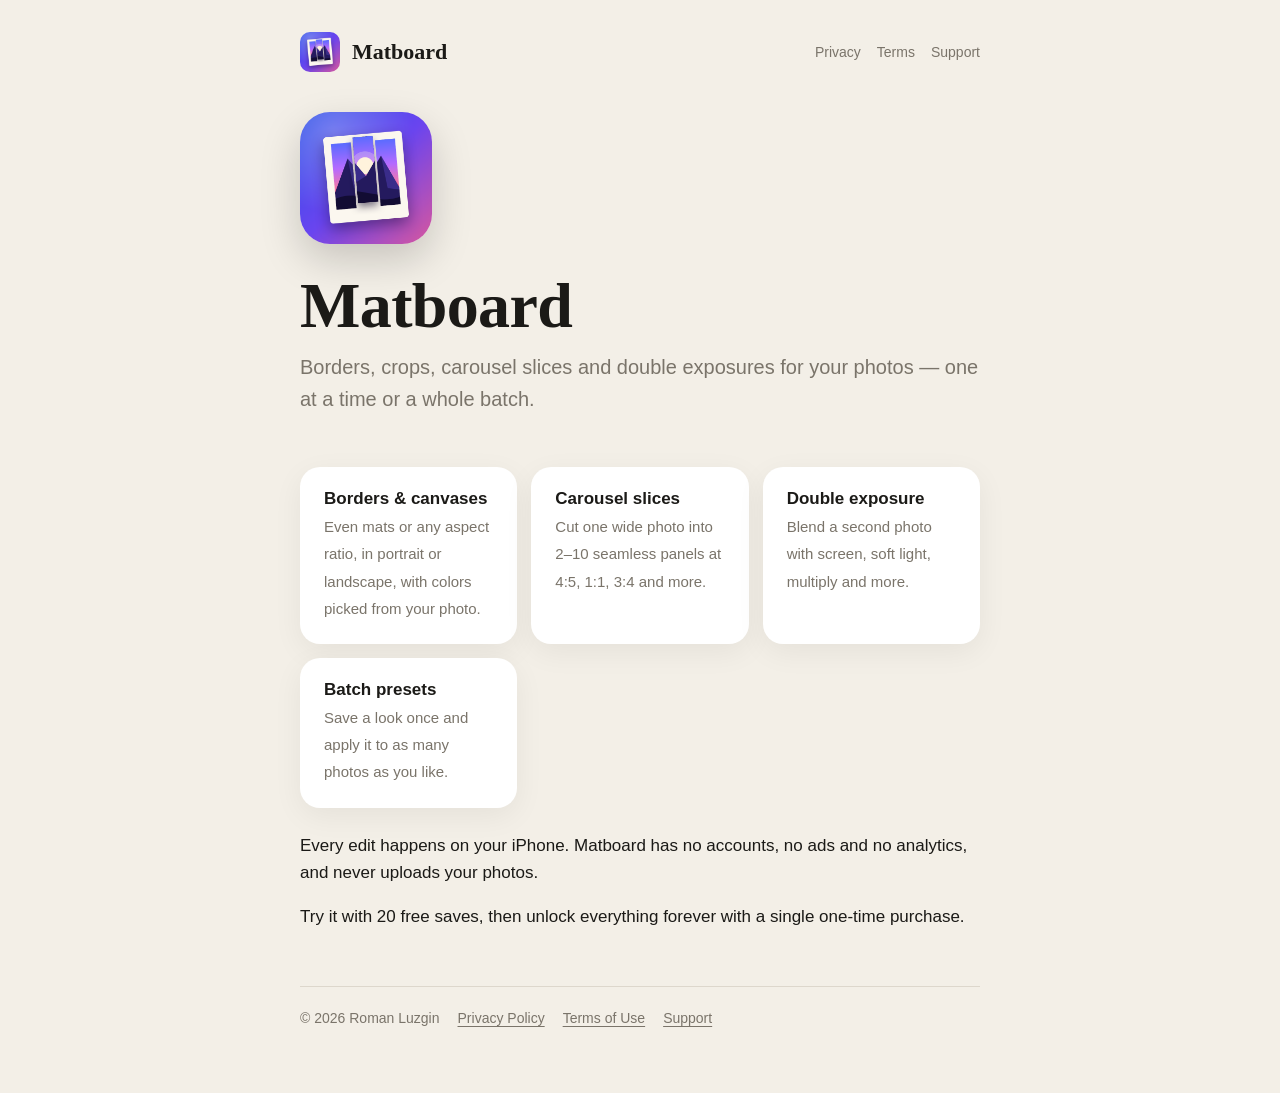
<file: index.html>
<!doctype html>
<html lang="en">
<head>
<meta charset="utf-8">
<meta name="viewport" content="width=device-width, initial-scale=1">
<title>Matboard — frames, crops & carousel slices</title>
<meta name="description" content="Matboard — borders, crops, carousel slices and double exposures for your photos. Everything happens on your iPhone.">
<link rel="icon" href="assets/favicon.png">
<link rel="apple-touch-icon" href="assets/apple-touch-icon.png">
<link rel="stylesheet" href="assets/style.css">
</head>
<body>
<div class="wrap">
<header class="site">
  <img src="assets/icon.png" alt="">
  <a href="">Matboard</a>
  <nav><a href="privacy/">Privacy</a><a href="terms/">Terms</a><a href="support/">Support</a></nav>
</header>
<section class="hero">
  <img src="assets/icon.png" alt="Matboard app icon">
  <div>
    <h1>Matboard</h1>
    <p class="lede">Borders, crops, carousel slices and double exposures for your photos — one at a time or a whole batch.</p>
  </div>
</section>
<div class="grid">
  <div class="card"><strong>Borders & canvases</strong><span>Even mats or any aspect ratio, in portrait or landscape, with colors picked from your photo.</span></div>
  <div class="card"><strong>Carousel slices</strong><span>Cut one wide photo into 2–10 seamless panels at 4:5, 1:1, 3:4 and more.</span></div>
  <div class="card"><strong>Double exposure</strong><span>Blend a second photo with screen, soft light, multiply and more.</span></div>
  <div class="card"><strong>Batch presets</strong><span>Save a look once and apply it to as many photos as you like.</span></div>
</div>
<p>Every edit happens on your iPhone. Matboard has no accounts, no ads and no analytics, and never uploads your photos.</p>
<p>Try it with 20 free saves, then unlock everything forever with a single one-time purchase.</p>
<footer>
  <span>© 2026 Roman Luzgin</span>
  <a href="privacy/">Privacy Policy</a>
  <a href="terms/">Terms of Use</a>
  <a href="support/">Support</a>
</footer>
</div>
</body>
</html>
</file>
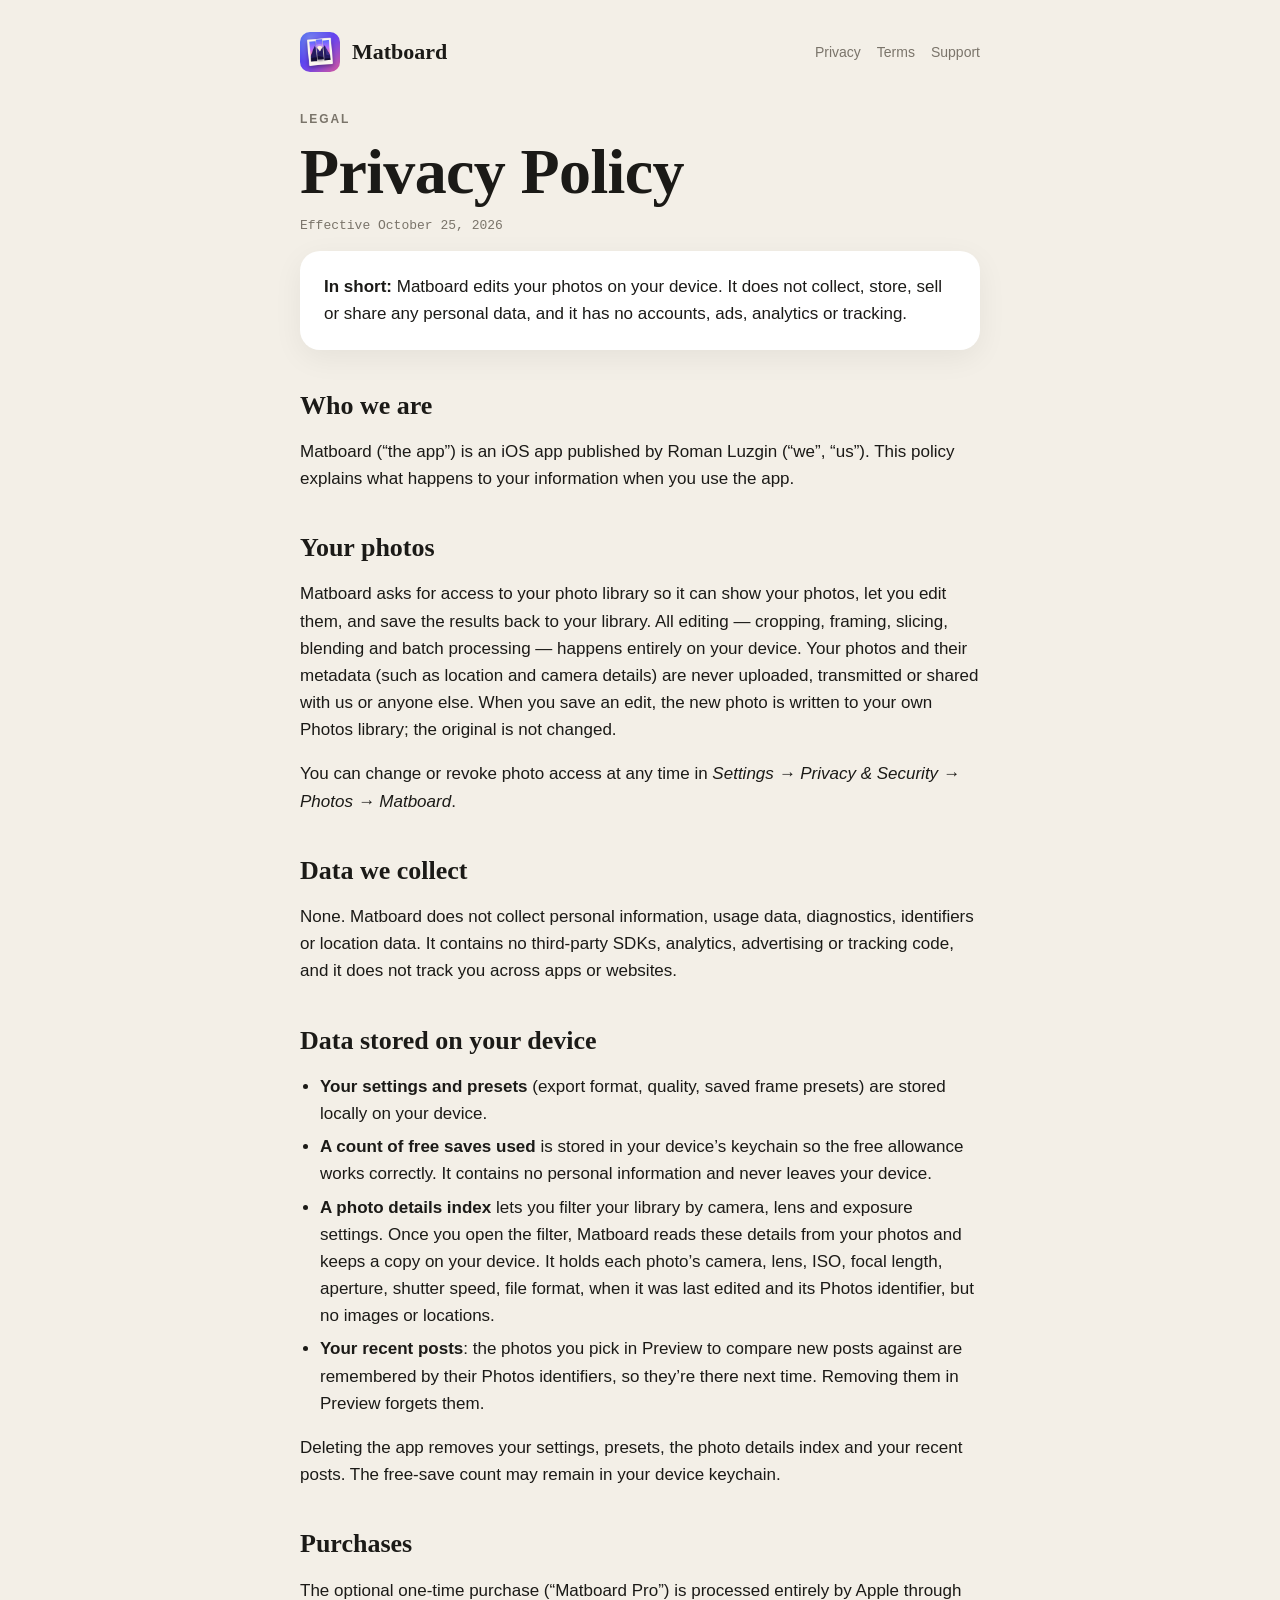
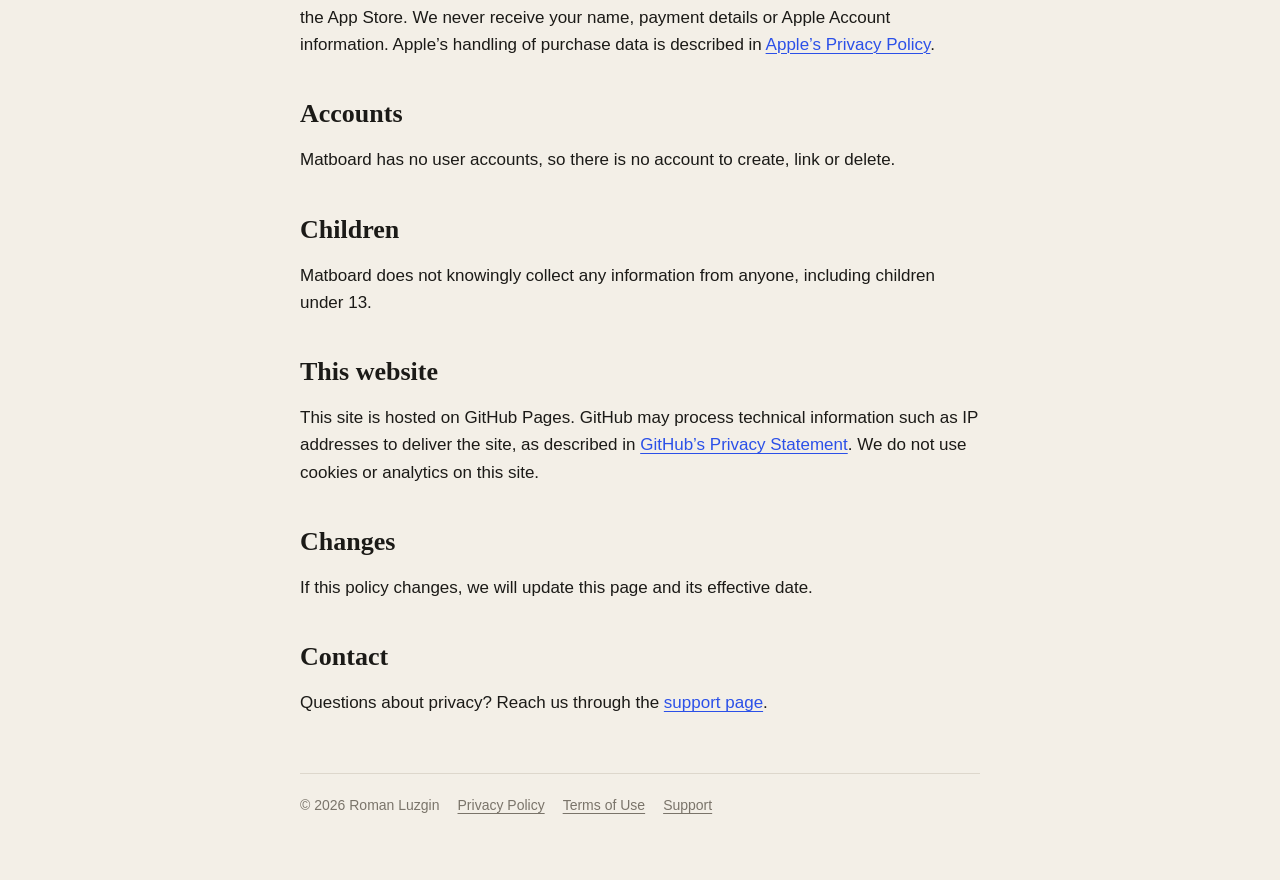
<file: privacy/index.html>
<!doctype html>
<html lang="en">
<head>
<meta charset="utf-8">
<meta name="viewport" content="width=device-width, initial-scale=1">
<title>Privacy Policy — Matboard</title>
<meta name="description" content="Matboard — borders, crops, carousel slices and double exposures for your photos. Everything happens on your iPhone.">
<link rel="icon" href="../assets/favicon.png">
<link rel="apple-touch-icon" href="../assets/apple-touch-icon.png">
<link rel="stylesheet" href="../assets/style.css">
</head>
<body>
<div class="wrap">
<header class="site">
  <img src="../assets/icon.png" alt="">
  <a href="../">Matboard</a>
  <nav><a href="../privacy/">Privacy</a><a href="../terms/">Terms</a><a href="../support/">Support</a></nav>
</header>
<p class="label">Legal</p>
<h1>Privacy Policy</h1>
<p class="meta">Effective October 25, 2026</p>

<div class="card">
<strong>In short:</strong> Matboard edits your photos on your device. It does not collect, store, sell or share any personal data, and it has no accounts, ads, analytics or tracking.
</div>

<h2>Who we are</h2>
<p>Matboard (“the app”) is an iOS app published by Roman Luzgin (“we”, “us”). This policy explains what happens to your information when you use the app.</p>

<h2>Your photos</h2>
<p>Matboard asks for access to your photo library so it can show your photos, let you edit them, and save the results back to your library. All editing — cropping, framing, slicing, blending and batch processing — happens entirely on your device. Your photos and their metadata (such as location and camera details) are never uploaded, transmitted or shared with us or anyone else. When you save an edit, the new photo is written to your own Photos library; the original is not changed.</p>
<p>You can change or revoke photo access at any time in <em>Settings → Privacy &amp; Security → Photos → Matboard</em>.</p>

<h2>Data we collect</h2>
<p>None. Matboard does not collect personal information, usage data, diagnostics, identifiers or location data. It contains no third-party SDKs, analytics, advertising or tracking code, and it does not track you across apps or websites.</p>

<h2>Data stored on your device</h2>
<ul>
  <li><strong>Your settings and presets</strong> (export format, quality, saved frame presets) are stored locally on your device.</li>
  <li><strong>A count of free saves used</strong> is stored in your device’s keychain so the free allowance works correctly. It contains no personal information and never leaves your device.</li>
  <li><strong>A photo details index</strong> lets you filter your library by camera, lens and exposure settings. Once you open the filter, Matboard reads these details from your photos and keeps a copy on your device. It holds each photo’s camera, lens, ISO, focal length, aperture, shutter speed, file format, when it was last edited and its Photos identifier, but no images or locations.</li>
  <li><strong>Your recent posts</strong>: the photos you pick in Preview to compare new posts against are remembered by their Photos identifiers, so they’re there next time. Removing them in Preview forgets them.</li>
</ul>
<p>Deleting the app removes your settings, presets, the photo details index and your recent posts. The free-save count may remain in your device keychain.</p>

<h2>Purchases</h2>
<p>The optional one-time purchase (“Matboard Pro”) is processed entirely by Apple through the App Store. We never receive your name, payment details or Apple Account information. Apple’s handling of purchase data is described in <a href="https://www.apple.com/legal/privacy/">Apple’s Privacy Policy</a>.</p>

<h2>Accounts</h2>
<p>Matboard has no user accounts, so there is no account to create, link or delete.</p>

<h2>Children</h2>
<p>Matboard does not knowingly collect any information from anyone, including children under 13.</p>

<h2>This website</h2>
<p>This site is hosted on GitHub Pages. GitHub may process technical information such as IP addresses to deliver the site, as described in <a href="https://docs.github.com/en/site-policy/privacy-policies/github-general-privacy-statement">GitHub’s Privacy Statement</a>. We do not use cookies or analytics on this site.</p>

<h2>Changes</h2>
<p>If this policy changes, we will update this page and its effective date.</p>

<h2>Contact</h2>
<p>Questions about privacy? Reach us through the <a href="../support/">support page</a>.</p>
<footer>
  <span>© 2026 Roman Luzgin</span>
  <a href="../privacy/">Privacy Policy</a>
  <a href="../terms/">Terms of Use</a>
  <a href="../support/">Support</a>
</footer>
</div>
</body>
</html>
</file>
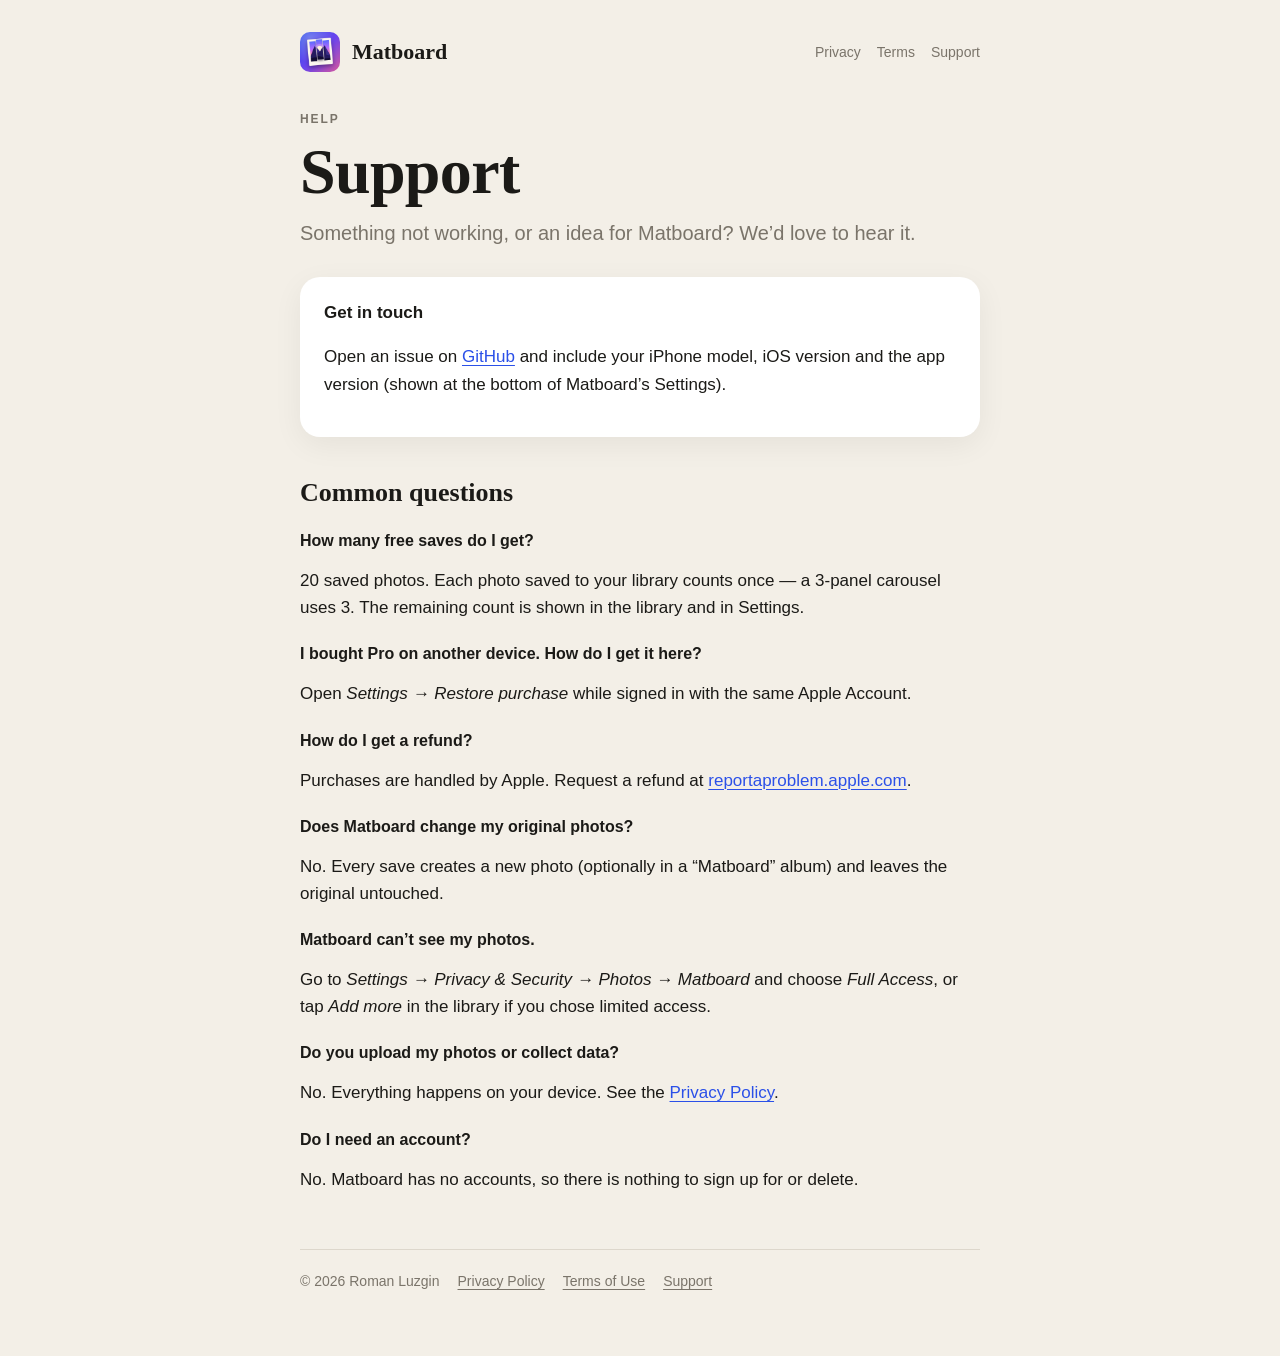
<file: support/index.html>
<!doctype html>
<html lang="en">
<head>
<meta charset="utf-8">
<meta name="viewport" content="width=device-width, initial-scale=1">
<title>Support — Matboard</title>
<meta name="description" content="Matboard — borders, crops, carousel slices and double exposures for your photos. Everything happens on your iPhone.">
<link rel="icon" href="../assets/favicon.png">
<link rel="apple-touch-icon" href="../assets/apple-touch-icon.png">
<link rel="stylesheet" href="../assets/style.css">
</head>
<body>
<div class="wrap">
<header class="site">
  <img src="../assets/icon.png" alt="">
  <a href="../">Matboard</a>
  <nav><a href="../privacy/">Privacy</a><a href="../terms/">Terms</a><a href="../support/">Support</a></nav>
</header>
<p class="label">Help</p>
<h1>Support</h1>
<p class="lede">Something not working, or an idea for Matboard? We’d love to hear it.</p>

<div class="card">
  <strong>Get in touch</strong>
  <p>Open an issue on <a href="https://github.com/roman-luzgin/matboard/issues">GitHub</a> and include your iPhone model, iOS version and the app version (shown at the bottom of Matboard’s Settings).</p>
</div>

<h2>Common questions</h2>
<h3>How many free saves do I get?</h3>
<p>20 saved photos. Each photo saved to your library counts once — a 3-panel carousel uses 3. The remaining count is shown in the library and in Settings.</p>
<h3>I bought Pro on another device. How do I get it here?</h3>
<p>Open <em>Settings → Restore purchase</em> while signed in with the same Apple Account.</p>
<h3>How do I get a refund?</h3>
<p>Purchases are handled by Apple. Request a refund at <a href="https://reportaproblem.apple.com">reportaproblem.apple.com</a>.</p>
<h3>Does Matboard change my original photos?</h3>
<p>No. Every save creates a new photo (optionally in a “Matboard” album) and leaves the original untouched.</p>
<h3>Matboard can’t see my photos.</h3>
<p>Go to <em>Settings → Privacy &amp; Security → Photos → Matboard</em> and choose <em>Full Access</em>, or tap <em>Add more</em> in the library if you chose limited access.</p>
<h3>Do you upload my photos or collect data?</h3>
<p>No. Everything happens on your device. See the <a href="../privacy/">Privacy Policy</a>.</p>
<h3>Do I need an account?</h3>
<p>No. Matboard has no accounts, so there is nothing to sign up for or delete.</p>
<footer>
  <span>© 2026 Roman Luzgin</span>
  <a href="../privacy/">Privacy Policy</a>
  <a href="../terms/">Terms of Use</a>
  <a href="../support/">Support</a>
</footer>
</div>
</body>
</html>
</file>
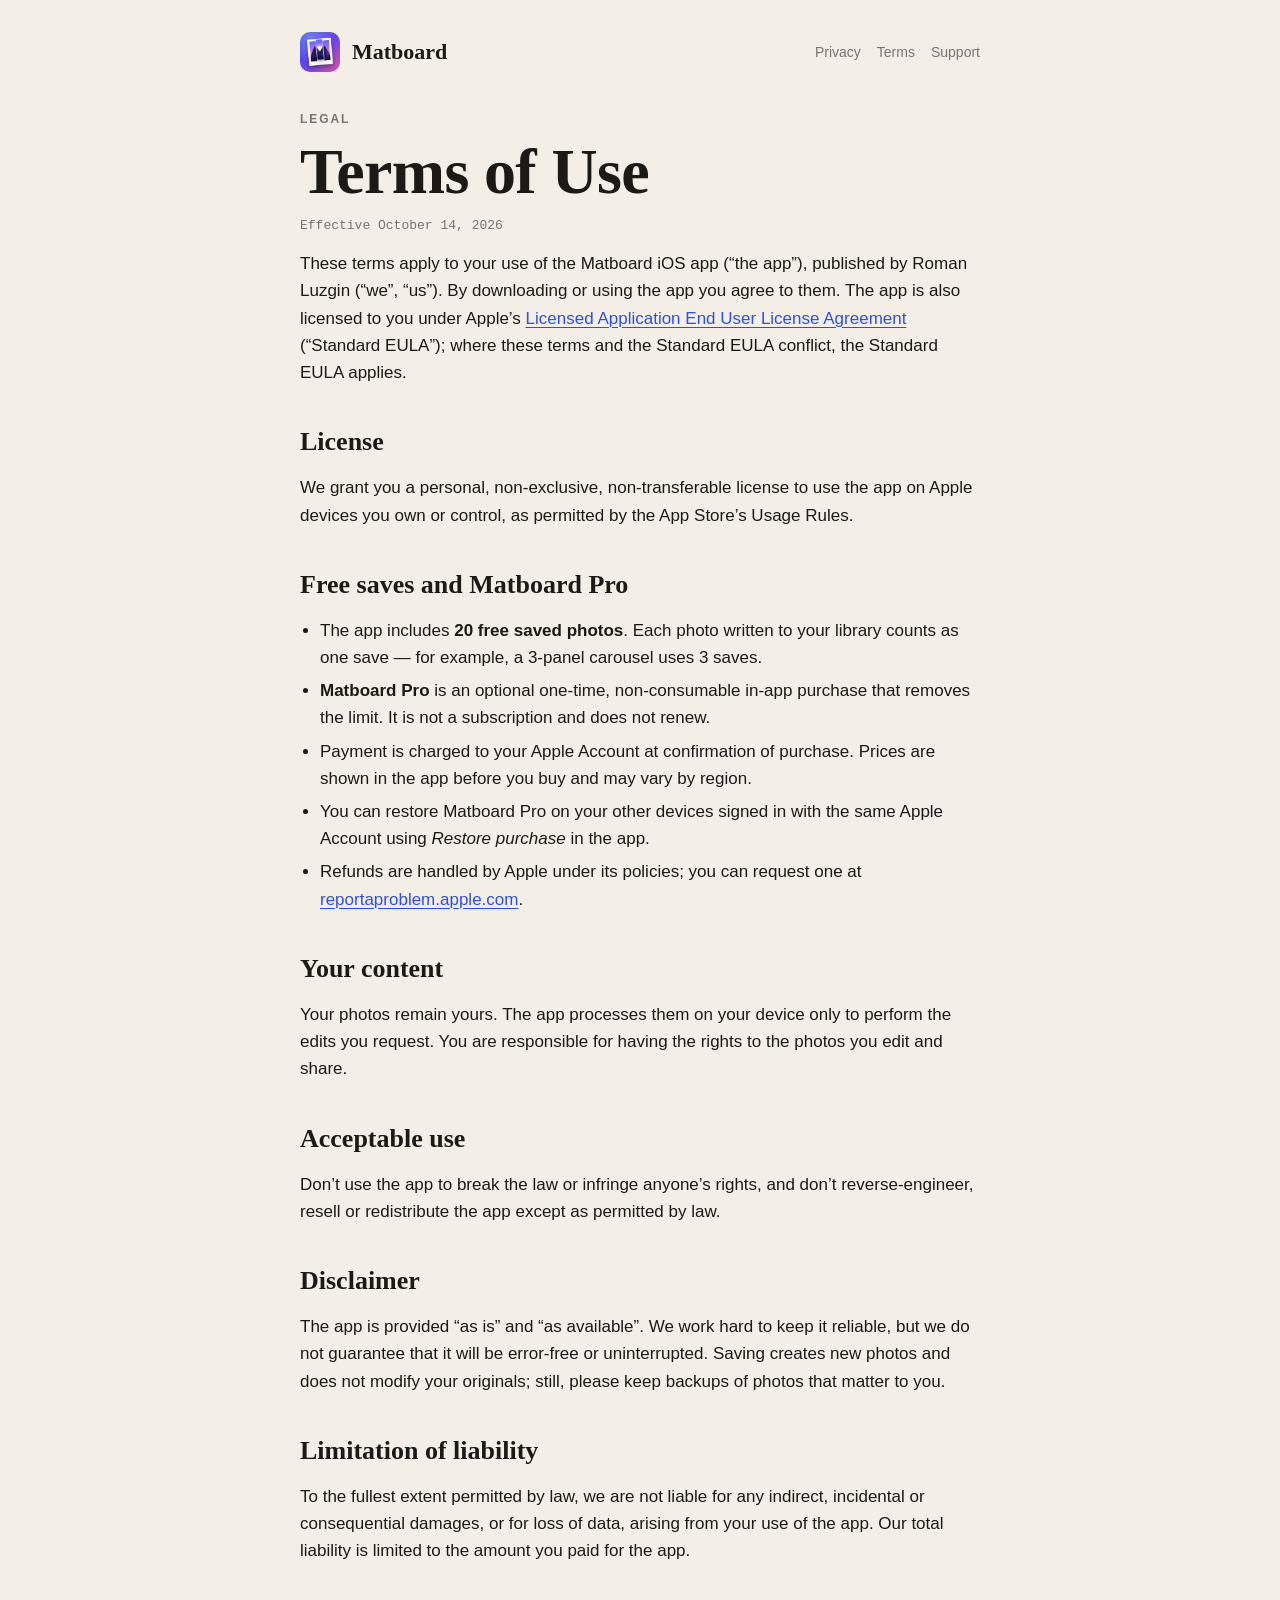
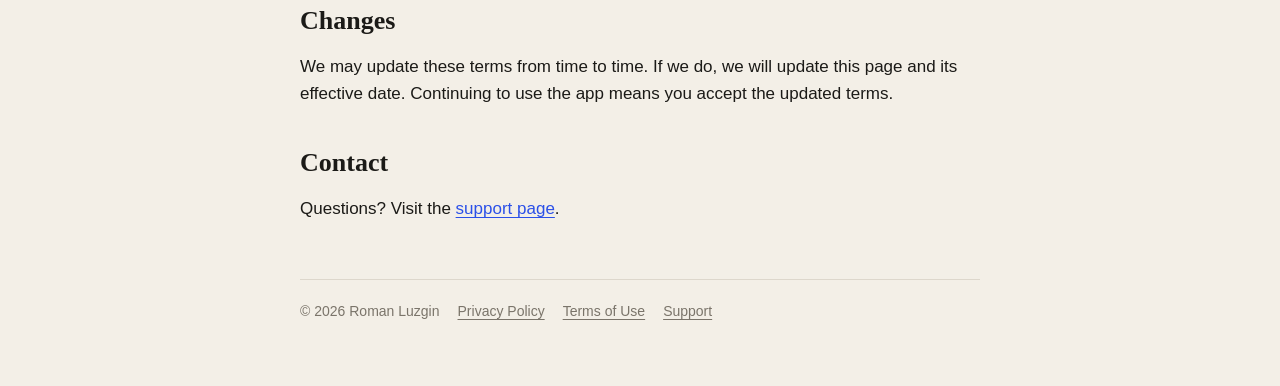
<file: terms/index.html>
<!doctype html>
<html lang="en">
<head>
<meta charset="utf-8">
<meta name="viewport" content="width=device-width, initial-scale=1">
<title>Terms of Use — Matboard</title>
<meta name="description" content="Matboard — borders, crops, carousel slices and double exposures for your photos. Everything happens on your iPhone.">
<link rel="icon" href="../assets/favicon.png">
<link rel="apple-touch-icon" href="../assets/apple-touch-icon.png">
<link rel="stylesheet" href="../assets/style.css">
</head>
<body>
<div class="wrap">
<header class="site">
  <img src="../assets/icon.png" alt="">
  <a href="../">Matboard</a>
  <nav><a href="../privacy/">Privacy</a><a href="../terms/">Terms</a><a href="../support/">Support</a></nav>
</header>
<p class="label">Legal</p>
<h1>Terms of Use</h1>
<p class="meta">Effective October 14, 2026</p>

<p>These terms apply to your use of the Matboard iOS app (“the app”), published by Roman Luzgin (“we”, “us”). By downloading or using the app you agree to them. The app is also licensed to you under Apple’s <a href="https://www.apple.com/legal/internet-services/itunes/dev/stdeula/">Licensed Application End User License Agreement</a> (“Standard EULA”); where these terms and the Standard EULA conflict, the Standard EULA applies.</p>

<h2>License</h2>
<p>We grant you a personal, non-exclusive, non-transferable license to use the app on Apple devices you own or control, as permitted by the App Store’s Usage Rules.</p>

<h2>Free saves and Matboard Pro</h2>
<ul>
  <li>The app includes <strong>20 free saved photos</strong>. Each photo written to your library counts as one save — for example, a 3-panel carousel uses 3 saves.</li>
  <li><strong>Matboard Pro</strong> is an optional one-time, non-consumable in-app purchase that removes the limit. It is not a subscription and does not renew.</li>
  <li>Payment is charged to your Apple Account at confirmation of purchase. Prices are shown in the app before you buy and may vary by region.</li>
  <li>You can restore Matboard Pro on your other devices signed in with the same Apple Account using <em>Restore purchase</em> in the app.</li>
  <li>Refunds are handled by Apple under its policies; you can request one at <a href="https://reportaproblem.apple.com">reportaproblem.apple.com</a>.</li>
</ul>

<h2>Your content</h2>
<p>Your photos remain yours. The app processes them on your device only to perform the edits you request. You are responsible for having the rights to the photos you edit and share.</p>

<h2>Acceptable use</h2>
<p>Don’t use the app to break the law or infringe anyone’s rights, and don’t reverse-engineer, resell or redistribute the app except as permitted by law.</p>

<h2>Disclaimer</h2>
<p>The app is provided “as is” and “as available”. We work hard to keep it reliable, but we do not guarantee that it will be error-free or uninterrupted. Saving creates new photos and does not modify your originals; still, please keep backups of photos that matter to you.</p>

<h2>Limitation of liability</h2>
<p>To the fullest extent permitted by law, we are not liable for any indirect, incidental or consequential damages, or for loss of data, arising from your use of the app. Our total liability is limited to the amount you paid for the app.</p>

<h2>Changes</h2>
<p>We may update these terms from time to time. If we do, we will update this page and its effective date. Continuing to use the app means you accept the updated terms.</p>

<h2>Contact</h2>
<p>Questions? Visit the <a href="../support/">support page</a>.</p>
<footer>
  <span>© 2026 Roman Luzgin</span>
  <a href="../privacy/">Privacy Policy</a>
  <a href="../terms/">Terms of Use</a>
  <a href="../support/">Support</a>
</footer>
</div>
</body>
</html>
</file>
<file: assets/style.css>
:root {
  --paper: #F3EFE7; --card: #FFFFFF; --chip: #ECE7DD; --ink: #1B1A17; --muted: #7A746A;
  --accent: #2B50E8; --line: #DDD7CC;
  --display: Didot, "Bodoni 72", "Bodoni MT", "Playfair Display", Georgia, serif;
  --ui: Futura, "Century Gothic", "Avenir Next", "Trebuchet MS", sans-serif;
  --mono: ui-monospace, "SF Mono", Menlo, Consolas, monospace;
}
@media (prefers-color-scheme: dark) {
  :root { --paper: #161513; --card: #23211E; --chip: #2F2C28; --ink: #F2EEE6; --muted: #9C968C; --accent: #7D96FF; --line: #3A3632; }
}
* { box-sizing: border-box; }
html { -webkit-text-size-adjust: 100%; }
body { margin: 0; background: var(--paper); color: var(--ink); font: 17px/1.6 var(--ui); }
a { color: var(--accent); text-decoration-thickness: 1px; text-underline-offset: 3px; }
.wrap { max-width: 720px; margin: 0 auto; padding: 32px 20px 64px; }
header.site { display: flex; align-items: center; gap: 12px; margin-bottom: 40px; }
header.site img { width: 40px; height: 40px; border-radius: 10px; }
header.site a { font: 700 22px var(--display); color: var(--ink); text-decoration: none; }
header.site nav { margin-left: auto; display: flex; gap: 16px; font-size: 14px; }
header.site nav a { font: 500 14px var(--ui); color: var(--muted); }
h1 { font: 700 clamp(40px, 8vw, 64px)/1.05 var(--display); margin: 0 0 12px; letter-spacing: -0.01em; }
h2 { font: 700 26px/1.2 var(--display); margin: 40px 0 8px; }
h3 { font: 700 16px var(--ui); margin: 24px 0 4px; }
.lede { font-size: 20px; color: var(--muted); margin: 0 0 28px; }
.label { font: 700 12px var(--ui); letter-spacing: .16em; text-transform: uppercase; color: var(--muted); }
.meta { font: 13px var(--mono); color: var(--muted); }
.card { background: var(--card); border-radius: 20px; padding: 22px 24px; margin: 18px 0; box-shadow: 0 8px 30px rgba(0,0,0,.06); }
.grid { display: grid; grid-template-columns: repeat(auto-fit, minmax(200px, 1fr)); gap: 14px; margin: 24px 0; }
.grid .card { margin: 0; }
.grid .card strong { display: block; font: 700 17px var(--ui); margin-bottom: 4px; }
.grid .card span { color: var(--muted); font-size: 15px; }
.hero { display: flex; align-items: center; gap: 28px; flex-wrap: wrap; margin-bottom: 12px; }
.hero img { width: 132px; height: 132px; border-radius: 30px; box-shadow: 0 16px 40px rgba(0,0,0,.18); }
.pill { display: inline-block; background: var(--accent); color: #fff; padding: 12px 22px; border-radius: 14px; font-weight: 700; text-decoration: none; }
@media (prefers-color-scheme: dark) { .pill { color: #0B1033; } }
ul { padding-left: 20px; } li { margin: 6px 0; }
footer { margin-top: 56px; padding-top: 20px; border-top: 1px solid var(--line); font-size: 14px; color: var(--muted); display: flex; gap: 18px; flex-wrap: wrap; }
footer a { color: var(--muted); }
</file>
